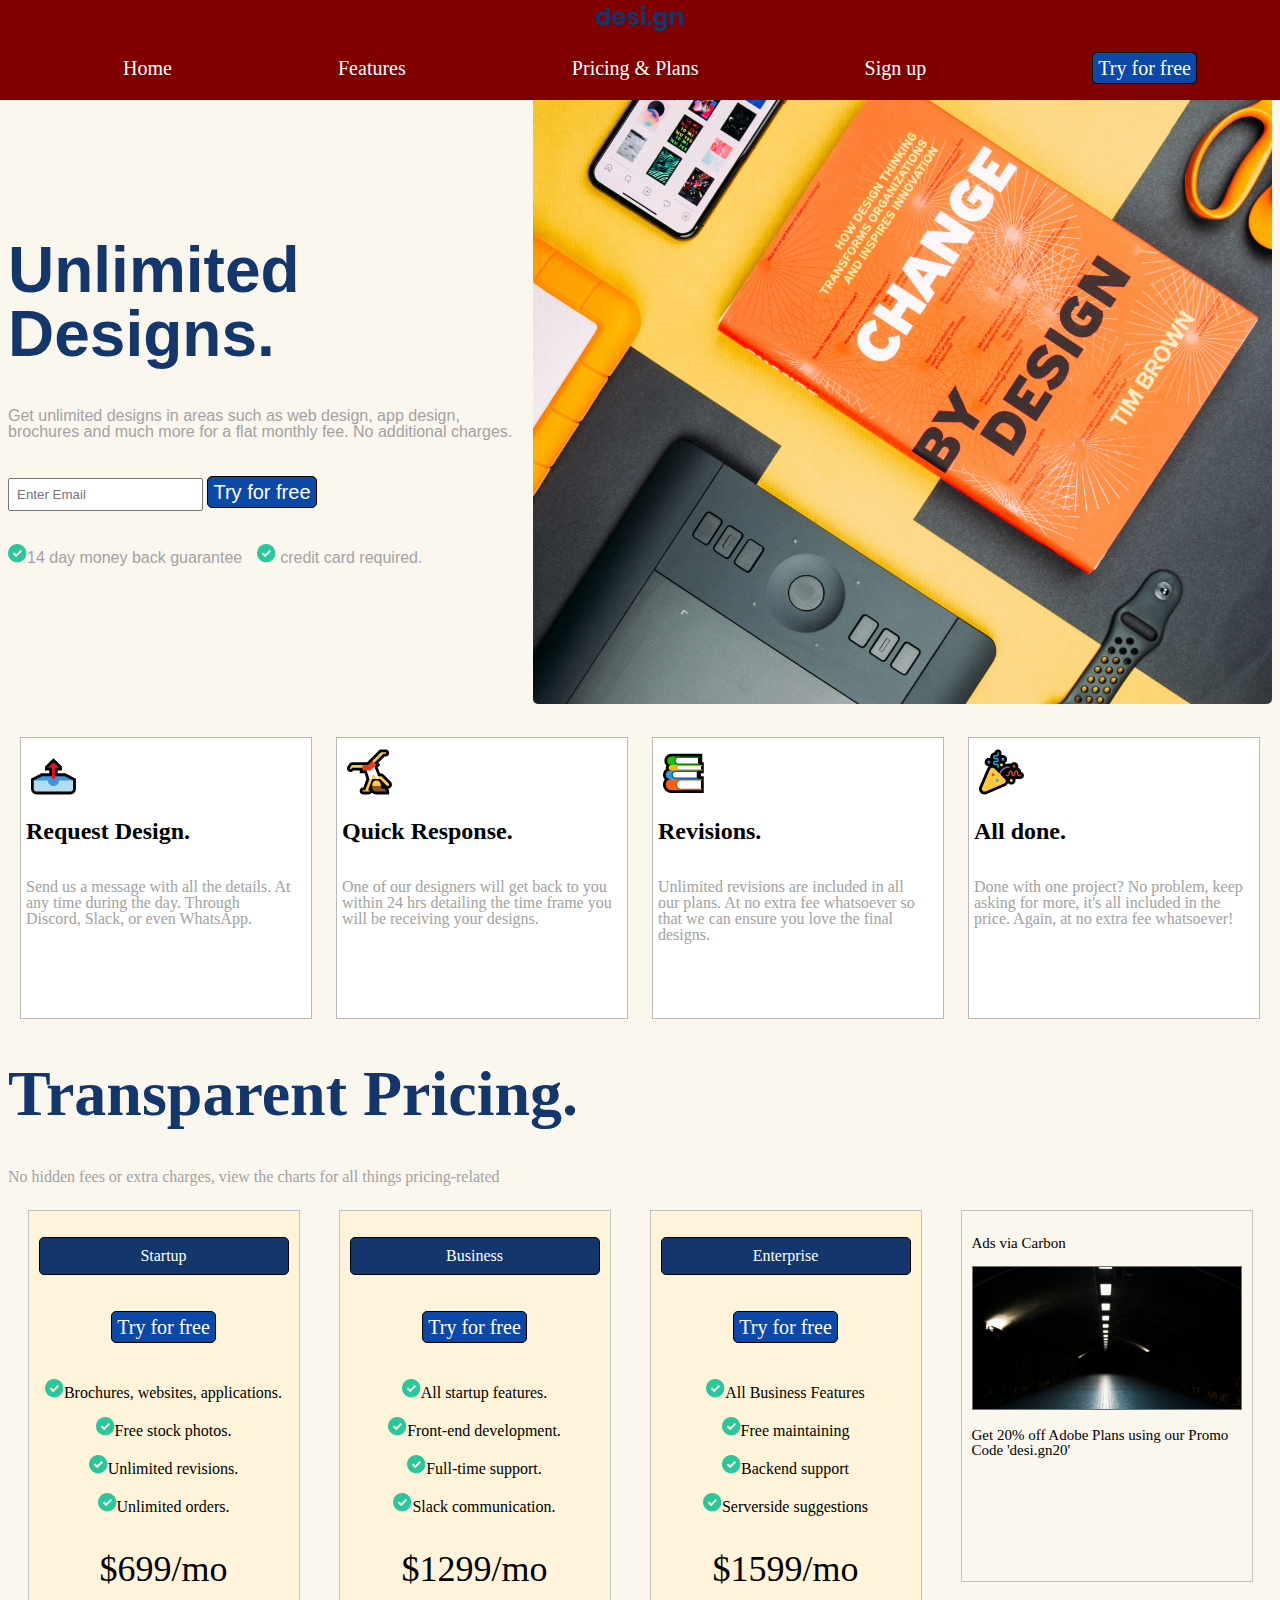
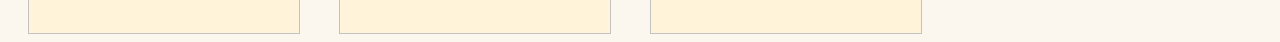
<file: index.html>
<!DOCTYPE html>
<html lang="en">

<head>
    <meta charset="UTF-8">
    <meta http-equiv="X-UA-Compatible" content="IE=edge">
    <meta name="viewport" content="width=device-width, initial-scale=1.0">
    <title>desi.gn</title>
    <link rel="stylesheet" href="/CSS/reset.css">
    <link rel="stylesheet" href="/CSS/Styles.css">
</head>

<body>
    <header>
    <nav>  
        <div class="logorow">
        <a href="/Html/Index.html>"><img class="logo" src="/images/logo.png" alt="desi.gn"></a>
    </div> 
        <ul>
            <div class="navbar">
                <a href="/Html/Index.html">
                    <li class="navitem">Home</li>
                </a>
                <a href="/Html/Features.html">
                    <li class="navitem">Features</li>
                </a>
                <a href="/Html/Pricing.html">
                    <li class="navitem">Pricing & Plans</li>
                </a>
                <a href="/Html/Signup.html">
                    <li class="navitem">Sign up</li>
                </a>
                <a href="#">
                    <li class="tryfree">Try for free</li>
                </a>
            </div>
        </ul>
    </nav>
    </header>

    
    <hr>
    <div class="container">
        <div class="maintext">
            <h1 class="headtext">Unlimited Designs.</h1>
            <p class="firstparagraph">Get unlimited designs in areas such as web design, app design, brochures and much
                more for a flat monthly
                fee. No additional charges.</p>
            <input type="email" id="email" placeholder="Enter Email">
            <p class="tryfree">Try for free</p>
            <br>
            <p class="graytext"><img src="/images/Checkmark.png">14 day money back guarantee</p>
            <p class="graytext"><img src="/images/Checkmark.png"> credit card required.</p>
        </div>
        <div class="mainimage">
            <img src="/images/BG Hero.png" alt="design">
        </div>
    </div>
    <div class="parent1">
        <div class="child">
            <img src="/images/📤.png">
            <h2>Request Design.</h2>
            <p class="graytext">Send us a message with all the details. At any time during the day. Through Discord, Slack, or even
                WhatsApp.</p>
        </div>
        <div class="child">
            <img src="/images/🤸.png">
            <h2>Quick Response.</h2>
            <p class="graytext">One of our designers will get back to you within 24 hrs detailing the time frame you will be receiving
                your designs.</p>
        </div>
        <div class="child">
            <img src="/images/📚.png">
            <h2>Revisions.</h2>
            <p class="graytext">Unlimited revisions are included in all our plans. At no extra fee whatsoever so that we can ensure you
                love the final designs.</p>
        </div>
        <div class="child">
            <img src="/images/🎉.png">
            <h2>All done.</h2>
            <p class="graytext">Done with one project? No problem, keep asking for more, it's all included in the price. Again, at no
                extra fee whatsoever!</p>
        </div>
    </div>
    <div class="maintext2">
        <h1 class="headtext">Transparent Pricing.</h1>
        <p class="firstparagraph">No hidden fees or extra charges, view the charts for all things pricing-related
        </p>
    </div>
    <div class="parent2">
        <div class="child2">
            <p class="toptext">Startup</p>
            <p class="tryfree">Try for free</p>
            <p class="maintext3"><img src="/images/Checkmark.png" >Brochures, websites, applications.</p>
            <p class="maintext3"><img src="/images/Checkmark.png" >Free stock photos.</p>
            <p class="maintext3"><img src="/images/Checkmark.png" >Unlimited revisions.</p>
            <p class="maintext3"><img src="/images/Checkmark.png" >Unlimited orders.</p>
            <p class="price">$699/mo</p>
        </div>
        <div class="child2">
            <p class="toptext">Business</p>
            <p class="tryfree">Try for free</p>
            <p class="maintext3"><img src="/images/Checkmark.png" >All startup features.</p>
            <p class="maintext3"><img src="/images/Checkmark.png" >Front-end development.</p>
            <p class="maintext3"><img src="/images/Checkmark.png" >Full-time support.</p>
            <p class="maintext3"><img src="/images/Checkmark.png" >Slack communication.</p>
            <p class="price">$1299/mo</p>
        </div>
        <div class="child2">
            <p class="toptext">Enterprise</p>
            <p class="tryfree">Try for free</p>
            <p class="maintext3"><img src="/images/Checkmark.png" >All Business Features</p>
            <p class="maintext3"><img src="/images/Checkmark.png" >Free maintaining</p>
            <p class="maintext3"><img src="/images/Checkmark.png" >Backend support</p>
            <p class="maintext3"><img src="/images/Checkmark.png" >Serverside suggestions</p>
            <p class="price">$1599/mo</p>
        </div>
        <div class="ad">
            <p class="adtext1">Ads via Carbon</p>
            <img src="/images/ads.png" alt="carbonadd">
            <p class="adtext1">Get 20% off Adobe Plans using our Promo Code 'desi.gn20'</p>
        </div>
       
    </div>
</body>

</html>
</file>
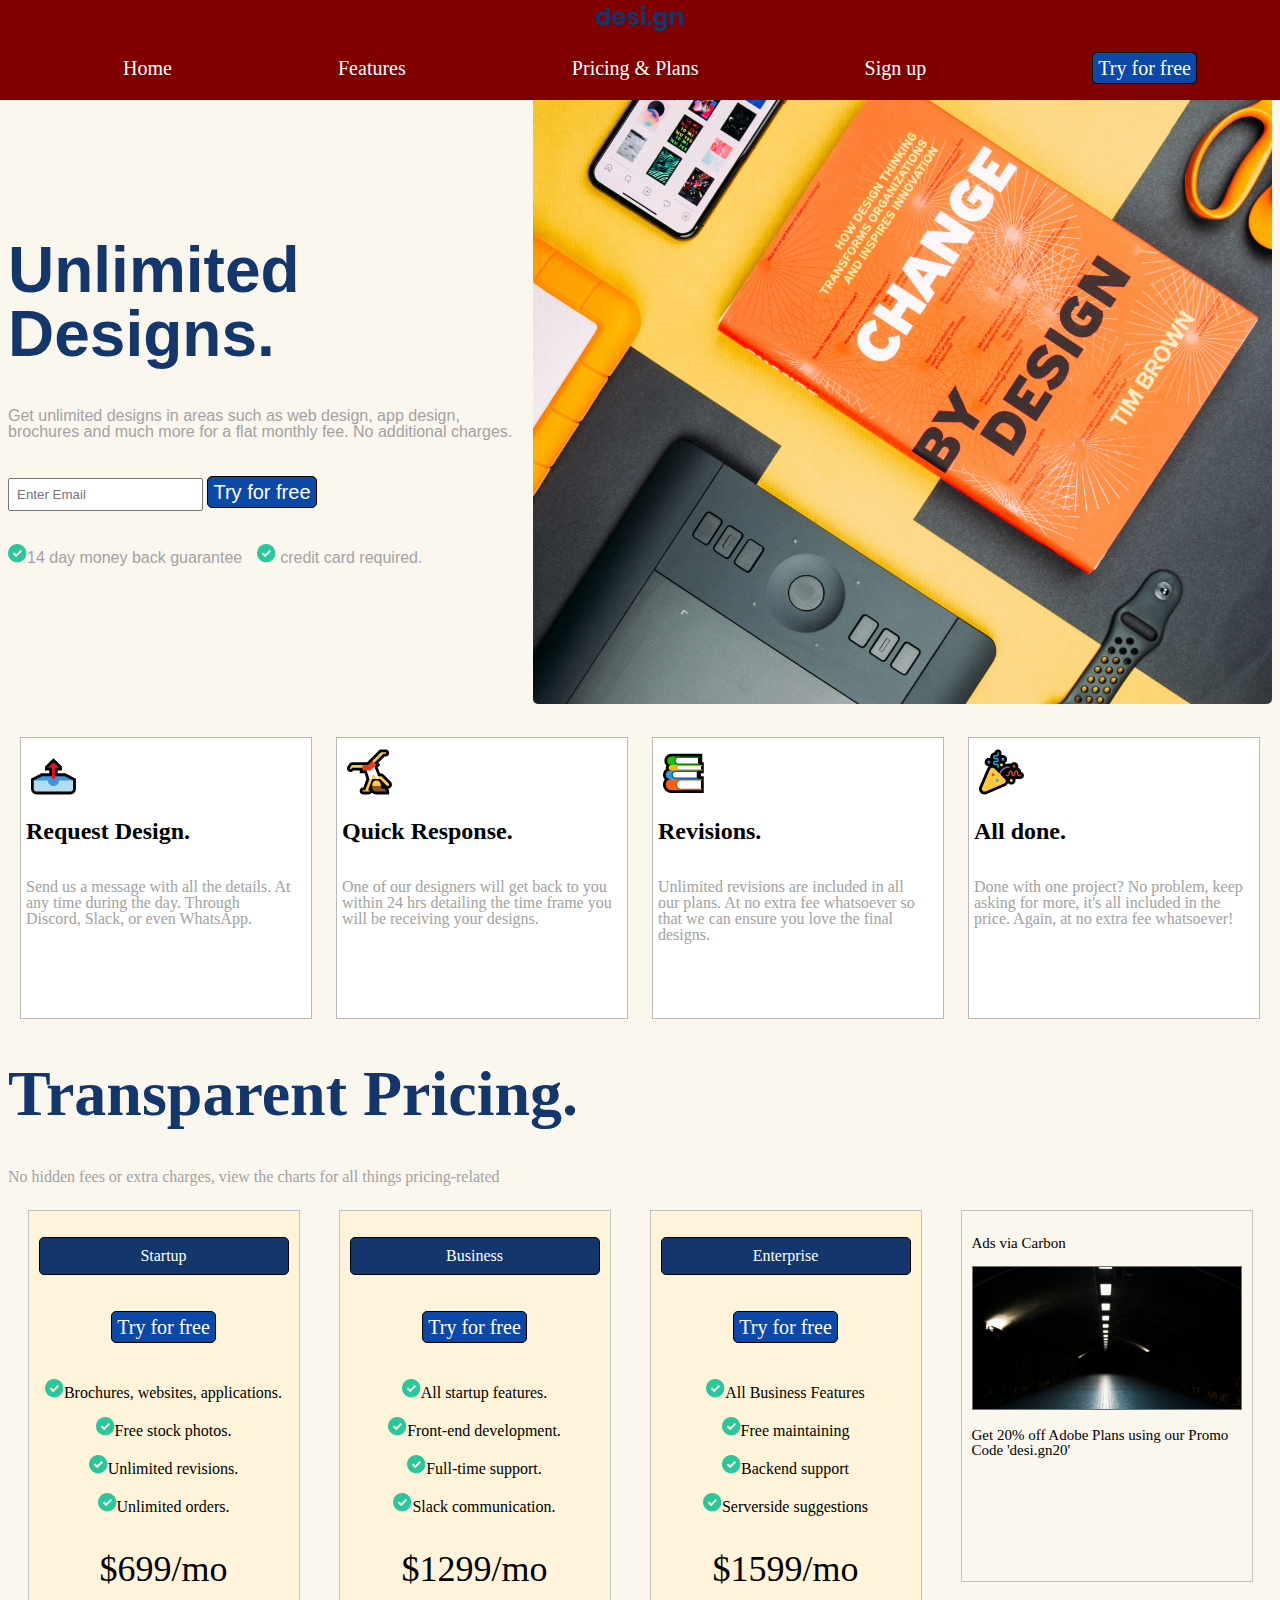
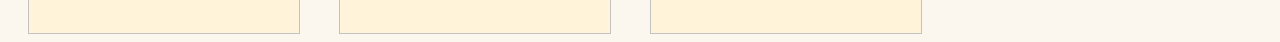
<file: Html/Index.html>
<!DOCTYPE html>
<html lang="en">

<head>
    <meta charset="UTF-8">
    <meta http-equiv="X-UA-Compatible" content="IE=edge">
    <meta name="viewport" content="width=device-width, initial-scale=1.0">
    <title>desi.gn</title>
    <link rel="stylesheet" href="/CSS/reset.css">
    <link rel="stylesheet" href="/CSS/Styles.css">
</head>

<body>
    <header>
    <nav>  
        <div class="logorow">
        <a href="/Html/Index.html>"><img class="logo" src="/images/logo.png" alt="desi.gn"></a>
    </div> 
        <ul>
            <div class="navbar">
                <a href="/Html/Index.html">
                    <li class="navitem">Home</li>
                </a>
                <a href="/Html/Features.html">
                    <li class="navitem">Features</li>
                </a>
                <a href="/Html/Pricing.html">
                    <li class="navitem">Pricing & Plans</li>
                </a>
                <a href="/Html/Signup.html">
                    <li class="navitem">Sign up</li>
                </a>
                <a href="#">
                    <li class="tryfree">Try for free</li>
                </a>
            </div>
        </ul>
    </nav>
    </header>

    
    <hr>
    <div class="container">
        <div class="maintext">
            <h1 class="headtext">Unlimited Designs.</h1>
            <p class="firstparagraph">Get unlimited designs in areas such as web design, app design, brochures and much
                more for a flat monthly
                fee. No additional charges.</p>
            <input type="email" id="email" placeholder="Enter Email">
            <p class="tryfree">Try for free</p>
            <br>
            <p class="graytext"><img src="/images/Checkmark.png">14 day money back guarantee</p>
            <p class="graytext"><img src="/images/Checkmark.png"> credit card required.</p>
        </div>
        <div class="mainimage">
            <img src="/images/BG Hero.png" alt="design">
        </div>
    </div>
    <div class="parent1">
        <div class="child">
            <img src="/images/📤.png">
            <h2>Request Design.</h2>
            <p class="graytext">Send us a message with all the details. At any time during the day. Through Discord, Slack, or even
                WhatsApp.</p>
        </div>
        <div class="child">
            <img src="/images/🤸.png">
            <h2>Quick Response.</h2>
            <p class="graytext">One of our designers will get back to you within 24 hrs detailing the time frame you will be receiving
                your designs.</p>
        </div>
        <div class="child">
            <img src="/images/📚.png">
            <h2>Revisions.</h2>
            <p class="graytext">Unlimited revisions are included in all our plans. At no extra fee whatsoever so that we can ensure you
                love the final designs.</p>
        </div>
        <div class="child">
            <img src="/images/🎉.png">
            <h2>All done.</h2>
            <p class="graytext">Done with one project? No problem, keep asking for more, it's all included in the price. Again, at no
                extra fee whatsoever!</p>
        </div>
    </div>
    <div class="maintext2">
        <h1 class="headtext">Transparent Pricing.</h1>
        <p class="firstparagraph">No hidden fees or extra charges, view the charts for all things pricing-related
        </p>
    </div>
    <div class="parent2">
        <div class="child2">
            <p class="toptext">Startup</p>
            <p class="tryfree">Try for free</p>
            <p class="maintext3"><img src="/images/Checkmark.png" >Brochures, websites, applications.</p>
            <p class="maintext3"><img src="/images/Checkmark.png" >Free stock photos.</p>
            <p class="maintext3"><img src="/images/Checkmark.png" >Unlimited revisions.</p>
            <p class="maintext3"><img src="/images/Checkmark.png" >Unlimited orders.</p>
            <p class="price">$699/mo</p>
        </div>
        <div class="child2">
            <p class="toptext">Business</p>
            <p class="tryfree">Try for free</p>
            <p class="maintext3"><img src="/images/Checkmark.png" >All startup features.</p>
            <p class="maintext3"><img src="/images/Checkmark.png" >Front-end development.</p>
            <p class="maintext3"><img src="/images/Checkmark.png" >Full-time support.</p>
            <p class="maintext3"><img src="/images/Checkmark.png" >Slack communication.</p>
            <p class="price">$1299/mo</p>
        </div>
        <div class="child2">
            <p class="toptext">Enterprise</p>
            <p class="tryfree">Try for free</p>
            <p class="maintext3"><img src="/images/Checkmark.png" >All Business Features</p>
            <p class="maintext3"><img src="/images/Checkmark.png" >Free maintaining</p>
            <p class="maintext3"><img src="/images/Checkmark.png" >Backend support</p>
            <p class="maintext3"><img src="/images/Checkmark.png" >Serverside suggestions</p>
            <p class="price">$1599/mo</p>
        </div>
        <div class="ad">
            <p class="adtext1">Ads via Carbon</p>
            <img src="/images/ads.png" alt="carbonadd">
            <p class="adtext1">Get 20% off Adobe Plans using our Promo Code 'desi.gn20'</p>
        </div>
       
    </div>
</body>

</html>
</file>
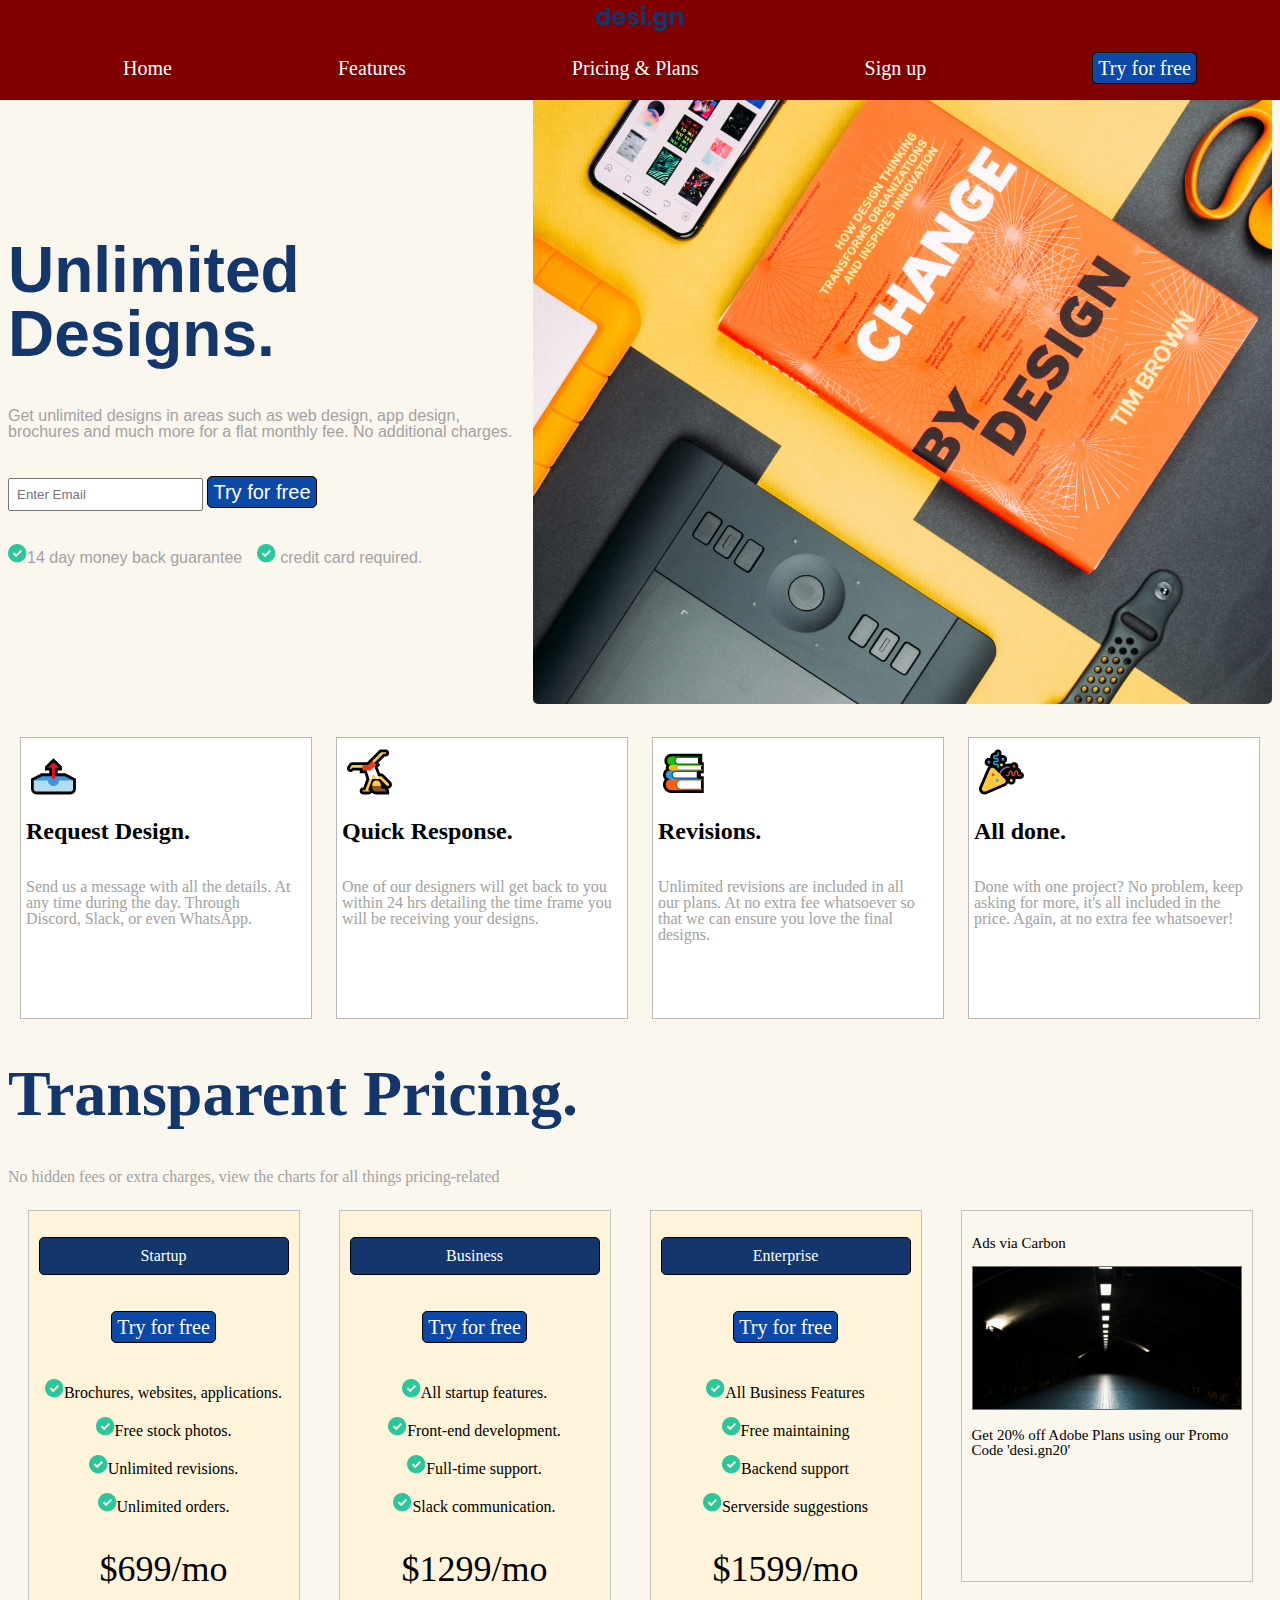
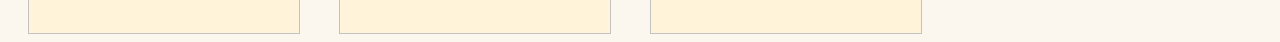
<file: Html/index.html>
<!DOCTYPE html>
<html lang="en">

<head>
    <meta charset="UTF-8">
    <meta http-equiv="X-UA-Compatible" content="IE=edge">
    <meta name="viewport" content="width=device-width, initial-scale=1.0">
    <title>desi.gn</title>
    <link rel="stylesheet" href="/CSS/reset.css">
    <link rel="stylesheet" href="/CSS/Styles.css">
</head>

<body>
    <header>
    <nav>  
        <div class="logorow">
        <a href="/Html/index.html>"><img class="logo" src="/images/logo.png" alt="desi.gn"></a>
    </div> 
        <ul>
            <div class="navbar">
                <a href="/Html/index.html">
                    <li class="navitem">Home</li>
                </a>
                <a href="/Html/Features.html">
                    <li class="navitem">Features</li>
                </a>
                <a href="/Html/Pricing.html">
                    <li class="navitem">Pricing & Plans</li>
                </a>
                <a href="/Html/Signup.html">
                    <li class="navitem">Sign up</li>
                </a>
                <a href="#">
                    <li class="tryfree">Try for free</li>
                </a>
            </div>
        </ul>
    </nav>
    </header>

    
    <hr>
    <div class="container">
        <div class="maintext">
            <h1 class="headtext">Unlimited Designs.</h1>
            <p class="firstparagraph">Get unlimited designs in areas such as web design, app design, brochures and much
                more for a flat monthly
                fee. No additional charges.</p>
            <input type="email" id="email" placeholder="Enter Email">
            <p class="tryfree">Try for free</p>
            <br>
            <p class="graytext"><img src="/images/Checkmark.png">14 day money back guarantee</p>
            <p class="graytext"><img src="/images/Checkmark.png"> credit card required.</p>
        </div>
        <div class="mainimage">
            <img src="/images/BG Hero.png" alt="design">
        </div>
    </div>
    <div class="parent1">
        <div class="child">
            <img src="/images/📤.png">
            <h2>Request Design.</h2>
            <p class="graytext">Send us a message with all the details. At any time during the day. Through Discord, Slack, or even
                WhatsApp.</p>
        </div>
        <div class="child">
            <img src="/images/🤸.png">
            <h2>Quick Response.</h2>
            <p class="graytext">One of our designers will get back to you within 24 hrs detailing the time frame you will be receiving
                your designs.</p>
        </div>
        <div class="child">
            <img src="/images/📚.png">
            <h2>Revisions.</h2>
            <p class="graytext">Unlimited revisions are included in all our plans. At no extra fee whatsoever so that we can ensure you
                love the final designs.</p>
        </div>
        <div class="child">
            <img src="/images/🎉.png">
            <h2>All done.</h2>
            <p class="graytext">Done with one project? No problem, keep asking for more, it's all included in the price. Again, at no
                extra fee whatsoever!</p>
        </div>
    </div>
    <div class="maintext2">
        <h1 class="headtext">Transparent Pricing.</h1>
        <p class="firstparagraph">No hidden fees or extra charges, view the charts for all things pricing-related
        </p>
    </div>
    <div class="parent2">
        <div class="child2">
            <p class="toptext">Startup</p>
            <p class="tryfree">Try for free</p>
            <p class="maintext3"><img src="/images/Checkmark.png" >Brochures, websites, applications.</p>
            <p class="maintext3"><img src="/images/Checkmark.png" >Free stock photos.</p>
            <p class="maintext3"><img src="/images/Checkmark.png" >Unlimited revisions.</p>
            <p class="maintext3"><img src="/images/Checkmark.png" >Unlimited orders.</p>
            <p class="price">$699/mo</p>
        </div>
        <div class="child2">
            <p class="toptext">Business</p>
            <p class="tryfree">Try for free</p>
            <p class="maintext3"><img src="/images/Checkmark.png" >All startup features.</p>
            <p class="maintext3"><img src="/images/Checkmark.png" >Front-end development.</p>
            <p class="maintext3"><img src="/images/Checkmark.png" >Full-time support.</p>
            <p class="maintext3"><img src="/images/Checkmark.png" >Slack communication.</p>
            <p class="price">$1299/mo</p>
        </div>
        <div class="child2">
            <p class="toptext">Enterprise</p>
            <p class="tryfree">Try for free</p>
            <p class="maintext3"><img src="/images/Checkmark.png" >All Business Features</p>
            <p class="maintext3"><img src="/images/Checkmark.png" >Free maintaining</p>
            <p class="maintext3"><img src="/images/Checkmark.png" >Backend support</p>
            <p class="maintext3"><img src="/images/Checkmark.png" >Serverside suggestions</p>
            <p class="price">$1599/mo</p>
        </div>
        <div class="ad">
            <p class="adtext1">Ads via Carbon</p>
            <img src="/images/ads.png" alt="carbonadd">
            <p class="adtext1">Get 20% off Adobe Plans using our Promo Code 'desi.gn20'</p>
        </div>
       
    </div>
</body>

</html>
</file>
<file: CSS/Styles.css>
* {
    box-sizing: content-box;
}
body {
    background-color: #FBF7EE;
}
.logorow  {
    text-align: center;
    
    
}
header {
    position: fixed;
    width: 100%;
    background-color: maroon ;
    top: 0;
    left: 0;
}
.navbar {
    display: flex;
    justify-content: space-around;
    align-items: center;
}
a {
    text-decoration: none;
}
.navitem {
    color: white;
    font-size: 20px;
}
.navitem:hover {
    color: red;
}
.tryfree {
    color: white;
    font-size: 20px;
    border: black solid 1px;
    padding: 5px;
    border-radius: 5px;
    background-color: #0B48A8;
    display: inline-block;
}
.tryfree:hover {
    background-color: black;
}
.container {
    display: flex;
    margin-top: 10px;
    align-items: center;
    padding-top: 50px;
}
.headtext {
    font-size: 64px;
    color: #13366D;
}
.firstparagraph {
    color: #A2A2A2;
}
#email {
    padding: 7px;
}
.graytext {
    display: inline-block;
    margin-right: 10px;
    color: #A2A2A2 ;
    font-size: 16px;
}
.parent1 {
    display: flex;
    margin-top: 30px;
    justify-content: space-around;
}
.child {
    width: 280px ;
    height: 270px;
    border: #B8B8B8 solid 1px;
    padding: 5px;
    background-color: white;
}
.parent2 {
    display: flex;
    justify-content: space-around;
    margin-top: 25px;
}
.child2 {
    border: #C2C2C2 1px solid; 
    padding: 10px;
    text-align: center;
    background-color: #FFF3D9;
    width: 250px;
}
.toptext {
    background-color: #13366D;
    padding: 10px;
    color: white;
    border: black 1px solid;
    border-radius: 5px;

}
.maintext {
    font-family: sans-serif;
}
.price {
    color: black;
    font-size: 36px;
    font-style: bold, italic ;
}
.ad {
    width: 270px;
    border: #C2C2C2 solid 1px;
    height: 350px;
    padding: 10px;
}
.adtext1 {
    font-size: 15px;
}
</file>
